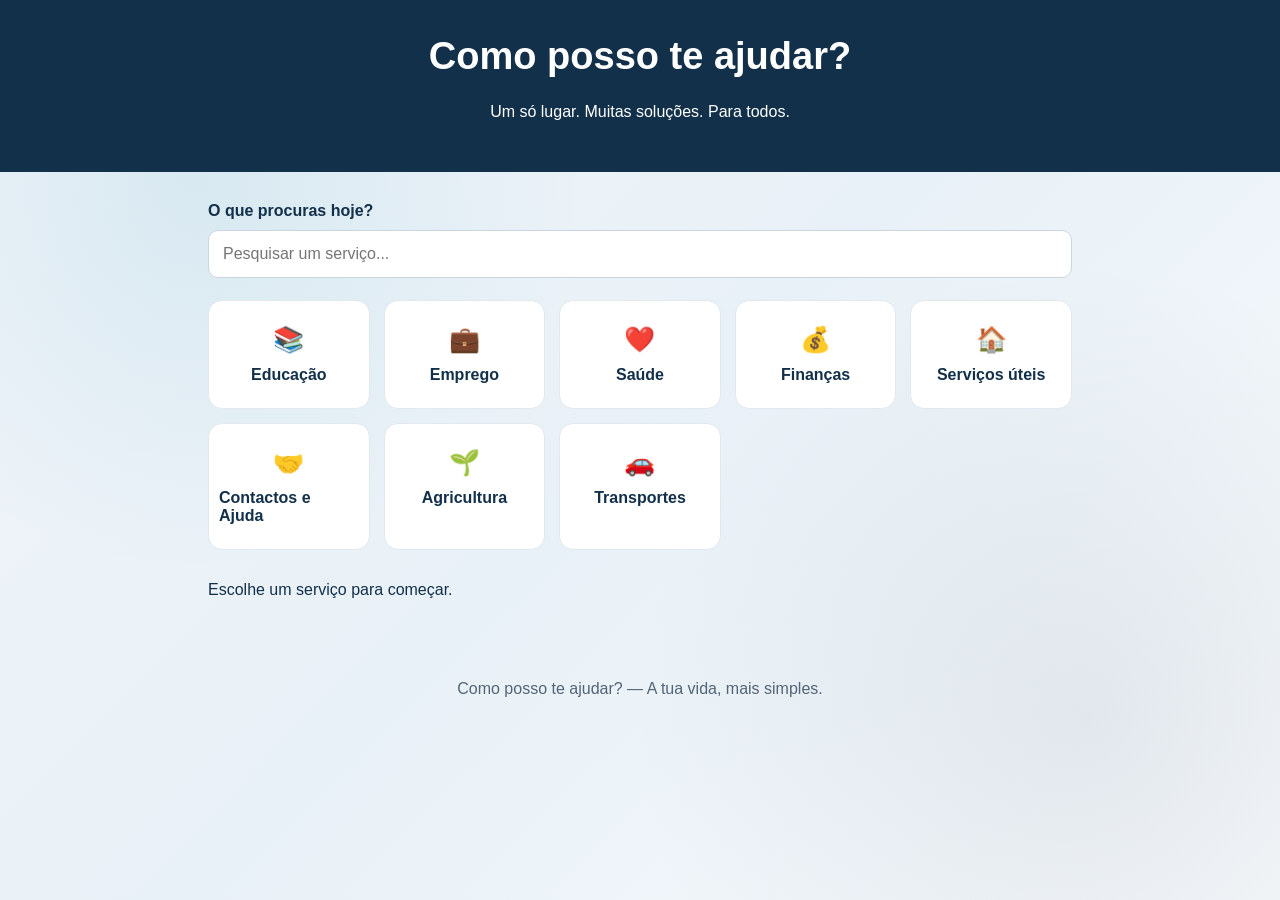
<file: index.html>
<!DOCTYPE html>
<html lang="pt">
<head>
    
<link rel="manifest" href="./manifest.json">
<meta name="theme-color" content="#12304a">

    <meta charset="UTF-8">
    <meta name="viewport" content="width=device-width, initial-scale=1.0">
    <title>Como posso te ajudar?</title>
    <link rel="stylesheet" href="src/style.css">
    <link rel="icon" href="data:,">
    <script src="src/app.js" defer></script>
</head>
<body>
    <header class="cabecalho">
        <h1>Como posso te ajudar?</h1>
        <p>Um só lugar. Muitas soluções. Para todos.</p>
    </header>

    <main>
        <label for="pesquisa">O que procuras hoje?</label>
        <input id="pesquisa" type="search"
               placeholder="Pesquisar um serviço...">

        <section class="servicos" id="servicos">
            <a class="servico" href="src/educacao.html" data-nome="educação">
                📚 <span>Educação</span>
            </a>

            <a class="servico" href="src/emprego.html" data-nome="emprego">
                💼 <span>Emprego</span>
            </a>

            <a class="servico" href="src/saude.html" data-nome="saúde">
                ❤️ <span>Saúde</span>
            </a>

            <a class="servico" href="src/financas.html" data-nome="finanças">
                💰 <span>Finanças</span>
            </a>

            <a class="servico" href="src/servicos.html" data-nome="serviços úteis água eletricidade transportes">
                🏠 <span>Serviços úteis</span>
            </a>

            <a class="servico" href="src/ajuda.html" data-nome="comunidade ajuda contactos apoio">
                🤝 <span>Contactos e Ajuda</span>
            </a>

            <a class="servico" href="src/servicos.html" data-nome="agricultura">
                🌱 <span>Agricultura</span>
            </a>

            <a class="servico" href="src/servicos.html" data-nome="transportes">
                🚗 <span>Transportes</span>
            </a>
        </section>

        <p id="mensagem" role="status">
            Escolhe um serviço para começar.
        </p>
    </main>

    <footer>
        <p>Como posso te ajudar? — A tua vida, mais simples.</p>
    </footer>
</body>
</html>
</file>
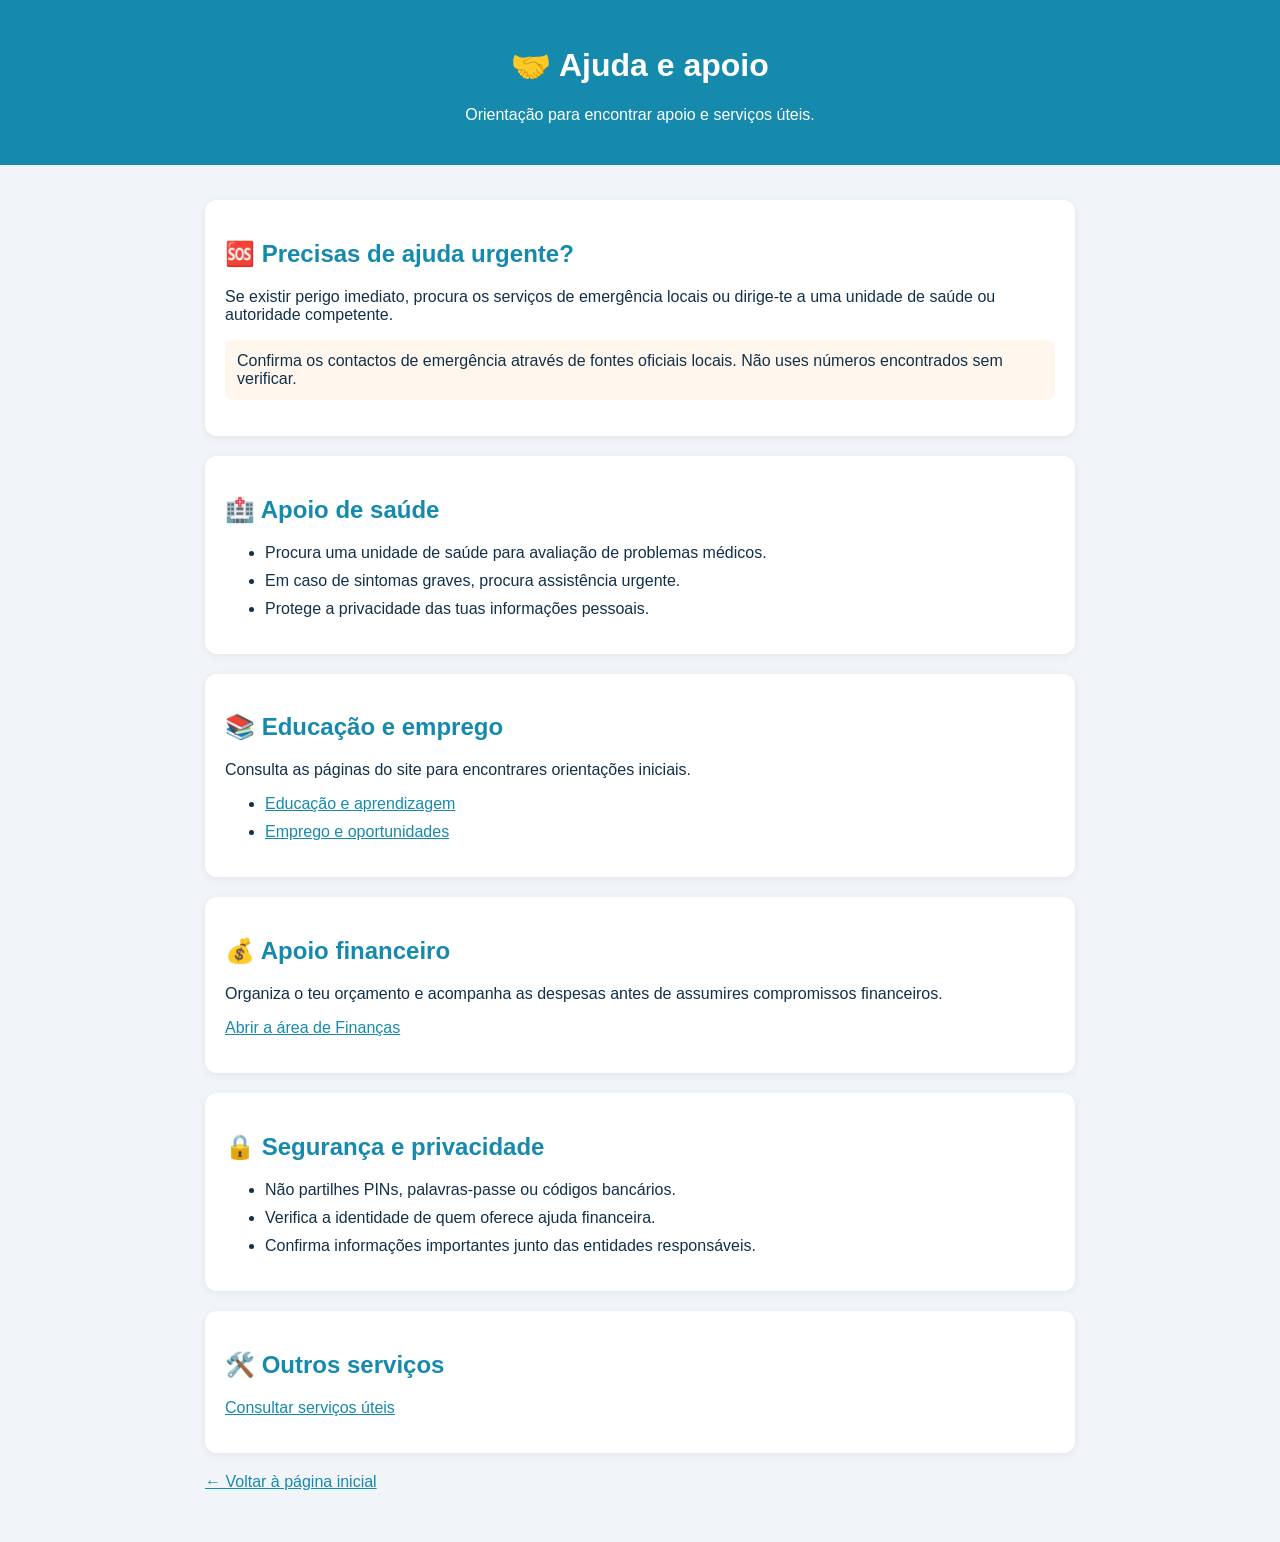
<file: src/ajuda.html>
<!DOCTYPE html>
<html lang="pt">
<head>
    <meta charset="UTF-8">
    <meta name="viewport" content="width=device-width, initial-scale=1.0">
    <title>Ajuda | ComoPossoAjudar</title>
    <link rel="icon" href="data:,">
    <style>
        * { box-sizing: border-box; }
        body {
            margin: 0;
            font-family: Arial, sans-serif;
            background: #f1f5f9;
            color: #12304a;
        }
        header {
            background: #168aad;
            color: white;
            text-align: center;
            padding: 25px 15px;
        }
        main {
            max-width: 900px;
            margin: 20px auto;
            padding: 15px;
        }
        section {
            background: white;
            padding: 20px;
            margin-bottom: 20px;
            border-radius: 12px;
            box-shadow: 0 2px 8px #00000010;
        }
        h2 { color: #168aad; }
        li { margin-bottom: 10px; }
        a { color: #168aad; }
        .aviso {
            background: #fff7ed;
            padding: 12px;
            border-radius: 8px;
        }
    </style>
</head>
<body>
    <header>
        <h1>🤝 Ajuda e apoio</h1>
        <p>Orientação para encontrar apoio e serviços úteis.</p>
    </header>

    <main>
        <section>
            <h2>🆘 Precisas de ajuda urgente?</h2>
            <p>Se existir perigo imediato, procura os serviços de emergência locais ou dirige-te a uma unidade de saúde ou autoridade competente.</p>
            <p class="aviso">Confirma os contactos de emergência através de fontes oficiais locais. Não uses números encontrados sem verificar.</p>
        </section>

        <section>
            <h2>🏥 Apoio de saúde</h2>
            <ul>
                <li>Procura uma unidade de saúde para avaliação de problemas médicos.</li>
                <li>Em caso de sintomas graves, procura assistência urgente.</li>
                <li>Protege a privacidade das tuas informações pessoais.</li>
            </ul>
        </section>

        <section>
            <h2>📚 Educação e emprego</h2>
            <p>Consulta as páginas do site para encontrares orientações iniciais.</p>
            <ul>
                <li><a href="educacao.html">Educação e aprendizagem</a></li>
                <li><a href="emprego.html">Emprego e oportunidades</a></li>
            </ul>
        </section>

        <section>
            <h2>💰 Apoio financeiro</h2>
            <p>Organiza o teu orçamento e acompanha as despesas antes de assumires compromissos financeiros.</p>
            <p><a href="financas.html">Abrir a área de Finanças</a></p>
        </section>

        <section>
            <h2>🔒 Segurança e privacidade</h2>
            <ul>
                <li>Não partilhes PINs, palavras-passe ou códigos bancários.</li>
                <li>Verifica a identidade de quem oferece ajuda financeira.</li>
                <li>Confirma informações importantes junto das entidades responsáveis.</li>
            </ul>
        </section>

        <section>
            <h2>🛠️ Outros serviços</h2>
            <p><a href="servicos.html">Consultar serviços úteis</a></p>
        </section>

        <p><a href="../index.html">← Voltar à página inicial</a></p>
    </main>
</body>
</html>
</file>
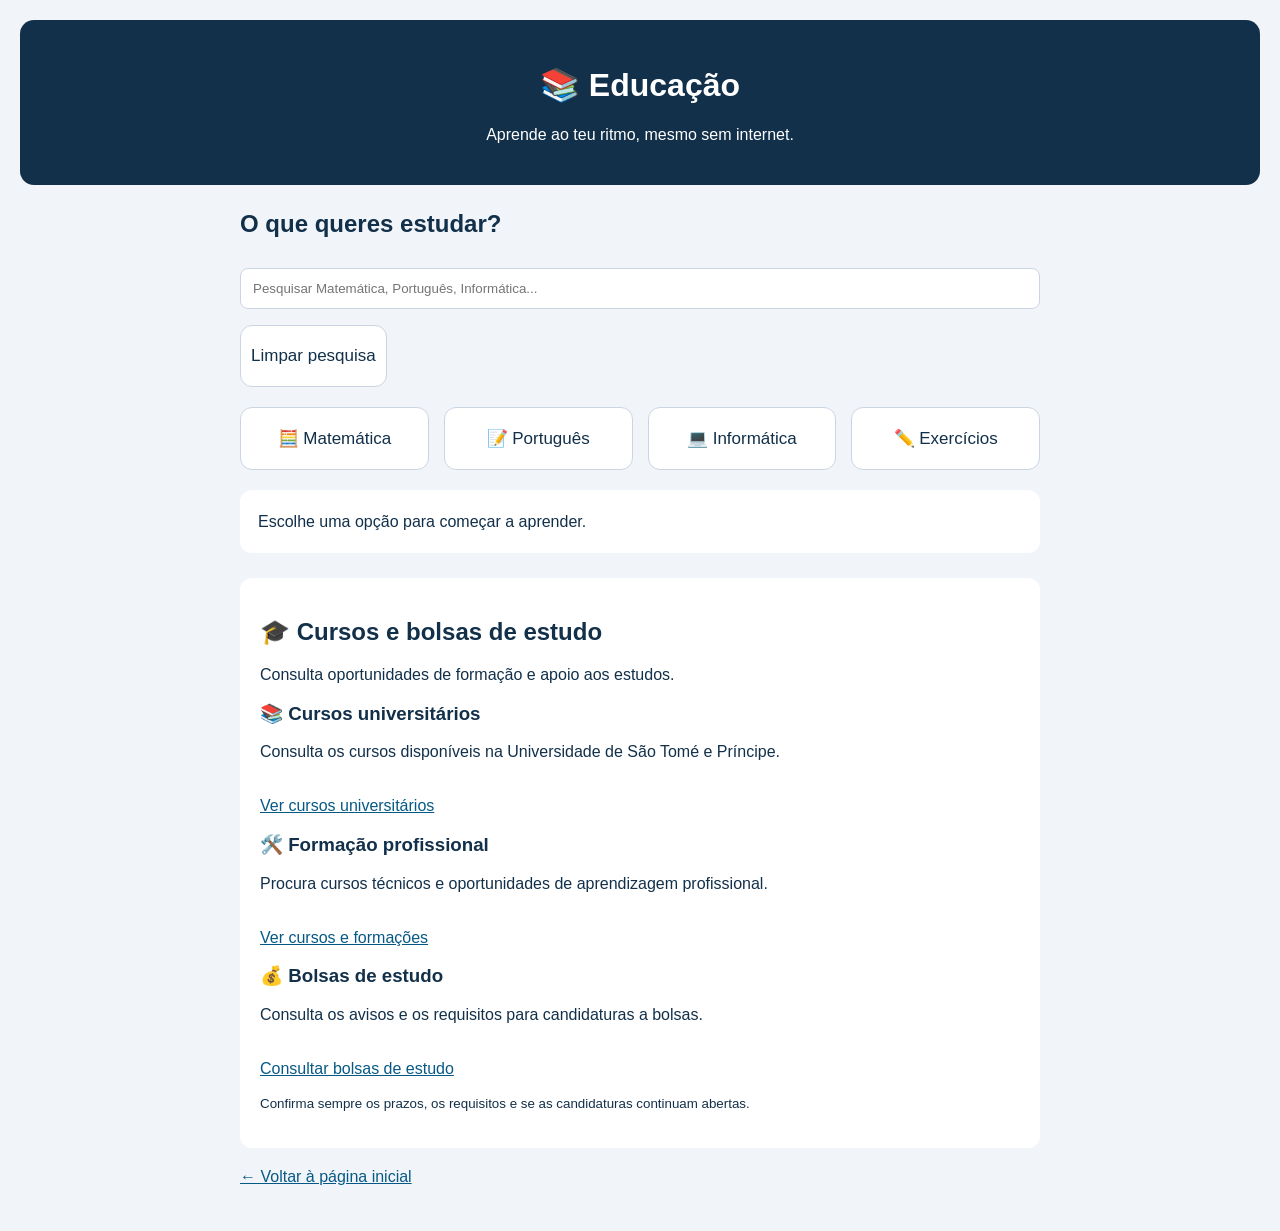
<file: src/educacao.html>
<!DOCTYPE html>
<html lang="pt">
<head>
    <meta charset="UTF-8">
    <meta name="viewport" content="width=device-width, initial-scale=1.0">
    <title>Educação | Como posso te ajudar?</title>
    <link rel="icon" href="data:,">
    <style>
        * {
            box-sizing: border-box;
        }

        body {
            margin: 0;
            padding: 20px;
            font-family: Arial, sans-serif;
            background: #f1f5f9;
            color: #12304a;
        }

        header {
            background: #12304a;
            color: white;
            padding: 25px;
            text-align: center;
            border-radius: 14px;
        }

        main {
            max-width: 800px;
            margin: 25px auto;
        }

        .opcoes {
            display: grid;
            grid-template-columns: repeat(auto-fit, minmax(150px, 1fr));
            gap: 15px;
            margin-top: 20px;
        }

        button {
            padding: 20px 10px;
            background: white;
            border: 1px solid #cbd5e1;
            border-radius: 12px;
            color: #12304a;
            font-size: 17px;
            cursor: pointer;
        }

        button:hover {
            background: #e0f2fe;
        }

        #resultado {
            margin-top: 20px;
            padding: 18px;
            background: white;
            border-radius: 12px;
            line-height: 1.7;
        }

        a {
            display: inline-block;
            margin-top: 20px;
            color: #075985;
        }
    </style>
</head>
<body>
    <header>
        <h1>📚 Educação</h1>
        <p>Aprende ao teu ritmo, mesmo sem internet.</p>
    </header>

    <main>
        <h2>O que queres estudar?</h2>
<input
    type="search"
    id="pesquisaEducacao"
    placeholder="Pesquisar Matemática, Português, Informática..."
    style="width:100%; padding:12px; margin-top:10px;
           border:1px solid #cbd5e1; border-radius:8px;"
>

<p id="mensagemEducacao"></p>
<button type="button" id="limparPesquisaEducacao">
    Limpar pesquisa
</button>
        <div class="opcoes">
            <button onclick="mostrar('matematica')">
                🧮 Matemática
            </button>

            <button onclick="mostrar('portugues')">
                📝 Português
            </button>

            <button onclick="mostrar('informatica')">
                💻 Informática
            </button>

            <button onclick="mostrar('exercicios')">
                ✏️ Exercícios
            </button>
        </div>

        <section id="resultado" aria-live="polite">
            Escolhe uma opção para começar a aprender.
        </section>
<section style="background:white; padding:20px; margin-top:25px; border-radius:12px;">
    <h2>🎓 Cursos e bolsas de estudo</h2>

    <p>Consulta oportunidades de formação e apoio aos estudos.</p>

    <h3>📚 Cursos universitários</h3>
    <p>Consulta os cursos disponíveis na Universidade de São Tomé e Príncipe.</p>
    <a href="https://ustp.gov.st/ensino/ofertas-formativas" target="_blank" rel="noopener noreferrer">
        Ver cursos universitários
    </a>

    <h3>🛠️ Formação profissional</h3>
    <p>Procura cursos técnicos e oportunidades de aprendizagem profissional.</p>
    <a href="https://www.kezir.st/announcements?category=Educa%C3%A7%C3%A3o+%26+Forma%C3%A7%C3%A3o&sort=newest" target="_blank" rel="noopener noreferrer">
        Ver cursos e formações
    </a>

    <h3>💰 Bolsas de estudo</h3>
    <p>Consulta os avisos e os requisitos para candidaturas a bolsas.</p>
    <a href="https://baue.kezir.st/p/des" target="_blank" rel="noopener noreferrer">
        Consultar bolsas de estudo
    </a>

    <p><small>Confirma sempre os prazos, os requisitos e se as candidaturas continuam abertas.</small></p>
</section>
        <a href="../index.html">← Voltar à página inicial</a>
    </main>

    <script>
        function mostrar(opcao) {
            const resultado = document.getElementById("resultado");

            const conteudos = {
                matematica: `
                    <h2>Matemática</h2>
                    <p>Começa por estes assuntos:</p>
                    <ul>
                        <li>Operações básicas</li>
                        <li>Frações</li>
                        <li>Equações</li>
                        <li>Funções matemáticas</li>
                    </ul>
                    <p>Escolhe um assunto e pratica regularmente.</p>
                `,

                portugues: `
                    <h2>Português</h2>
                    <ul>
                        <li>Gramática</li>
                        <li>Ortografia</li>
                        <li>Leitura e interpretação</li>
                        <li>Escrita de textos</li>
                    </ul>
                `,

                informatica: `
                    <h2>Informática</h2>
                    <ul>
                        <li>Componentes do computador</li>
                        <li>Algoritmos</li>
                        <li>Programação</li>
                        <li>HTML, CSS e JavaScript</li>
                    </ul>
                `,

                exercicios: `
                    
<h2>Exercícios de Matemática</h2>

<h3>Exercício 1 — Equação simples</h3>
<p>Resolve: <strong>x + 5 = 12</strong></p>
<p>Qual é o valor de x?</p>
<input id="resposta1" type="number" placeholder="A tua resposta">
<button onclick="verificar1()">Verificar</button>
<p id="correcao1"></p>

<hr>

<h3>Exercício 2 — Multiplicação</h3>
<p>Resolve: <strong>3 × x = 18</strong></p>
<p>Qual é o valor de x?</p>
<input id="resposta2" type="number" placeholder="A tua resposta">
<button onclick="verificar2()">Verificar</button>
<p id="correcao2"></p>

<hr>

<h3>Exercício 3 — Adição</h3>
<p>Resolve: <strong>x + 8 = 20</strong></p>
<p>Qual é o valor de x?</p>
<input id="resposta3" type="number" placeholder="A tua resposta">
<button onclick="verificar3()">Verificar</button>
<p id="correcao3"></p>

                `
            };

            resultado.innerHTML = conteudos[opcao];
        }

function verificar1() {
    const resposta = document.getElementById("resposta1").value;
    const correcao = document.getElementById("correcao1");

    if (resposta.trim() === "") {
        correcao.textContent = "Escreve uma resposta primeiro.";
    } else if (Number(resposta) === 7) {
        correcao.textContent = "Correto! x = 12 - 5 = 7. Muito bem!";
    } else {
        correcao.textContent = "Tenta novamente. Subtrai 5 aos dois lados.";
    }
}

function verificar2() {
    const resposta = document.getElementById("resposta2").value;
    const correcao = document.getElementById("correcao2");

    if (resposta.trim() === "") {
        correcao.textContent = "Escreve uma resposta primeiro.";
    } else if (Number(resposta) === 6) {
        correcao.textContent = "Correto! x = 18 ÷ 3 = 6. Muito bem!";
    } else {
        correcao.textContent = "Tenta novamente. Divide 18 por 3.";
    }
}

function verificar3() {
    const resposta = document.getElementById("resposta3").value;
    const correcao = document.getElementById("correcao3");

    if (resposta.trim() === "") {
        correcao.textContent = "Escreve uma resposta primeiro.";
    } else if (Number(resposta) === 12) {
        correcao.textContent = "Correto! x = 20 - 8 = 12. Muito bem!";
    } else {
        correcao.textContent = "Tenta novamente. Subtrai 8 aos dois lados.";
    }
}
const pesquisaEducacao = document.getElementById("pesquisaEducacao");
const mensagemEducacao = document.getElementById("mensagemEducacao");
const botoesEstudo = document.querySelectorAll(".opcoes button");

pesquisaEducacao.addEventListener("input", function () {
    const texto = pesquisaEducacao.value.trim().toLocaleLowerCase("pt");
    let encontrados = 0;

    botoesEstudo.forEach(function (botao) {
        const corresponde = botao.textContent
            .toLocaleLowerCase("pt")
            .includes(texto);

        botao.hidden = !corresponde;

        if (corresponde) {
            encontrados++;
        }
    });

    mensagemEducacao.textContent = texto === ""
        ? ""
        : encontrados + " opção(ões) encontrada(s).";
});document.getElementById("limparPesquisaEducacao")
    .addEventListener("click", function () {
        pesquisaEducacao.value = "";
        mensagemEducacao.textContent = "";

        botoesEstudo.forEach(function (botao) {
            botao.hidden = false;
        });
    });
    </script>
        
</body>
</html>
</file>
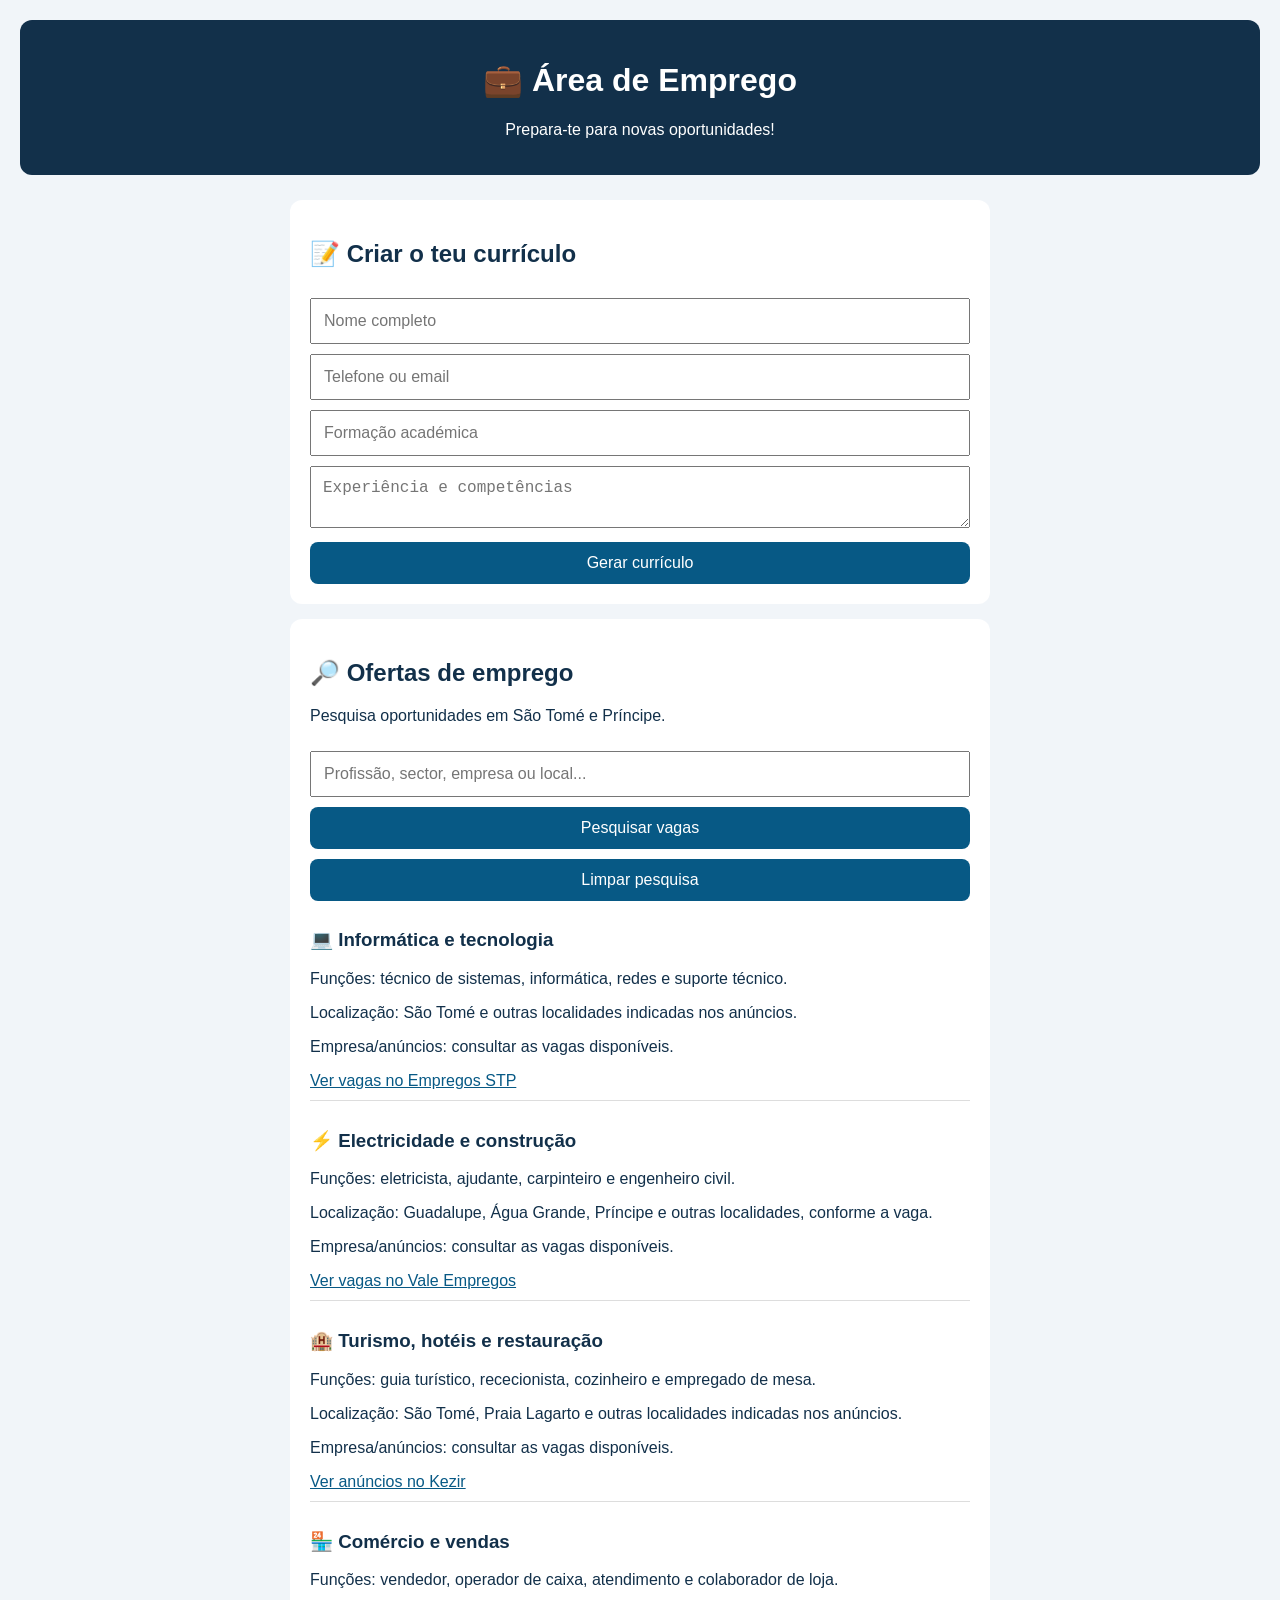
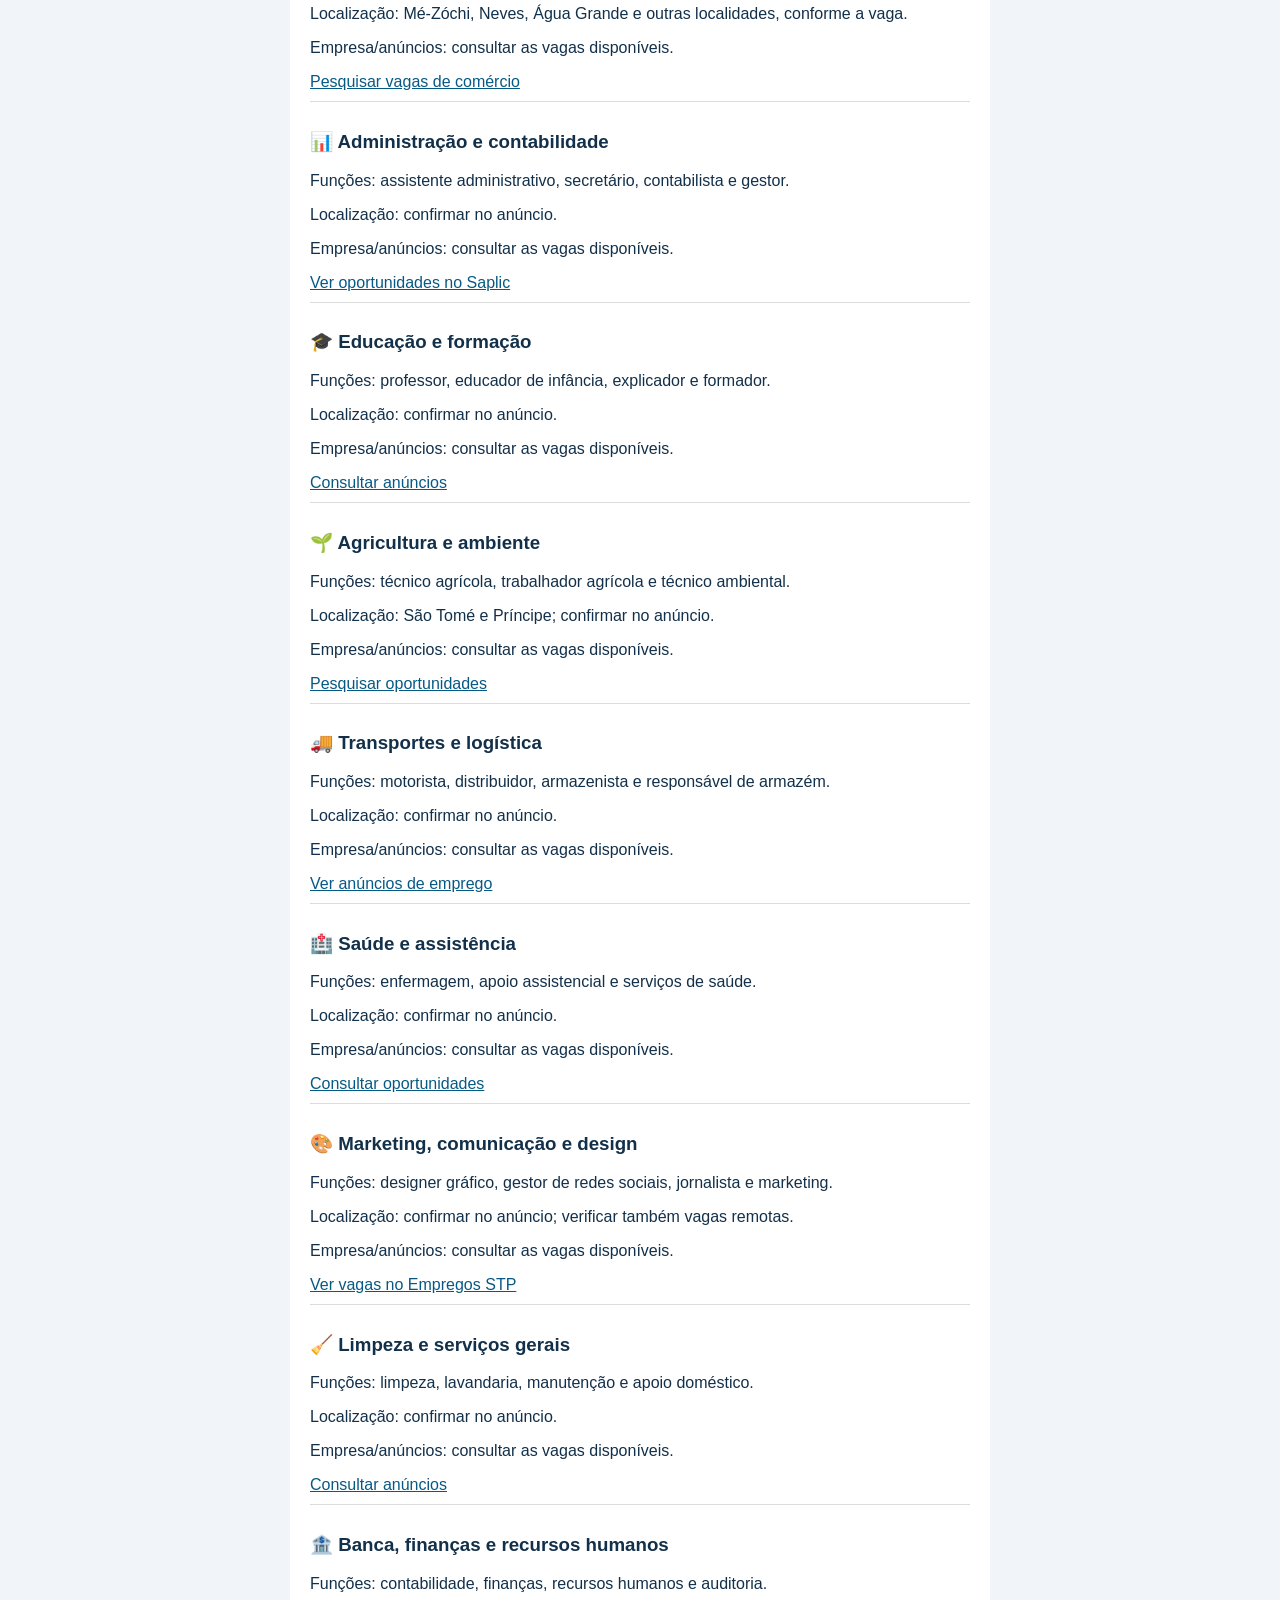
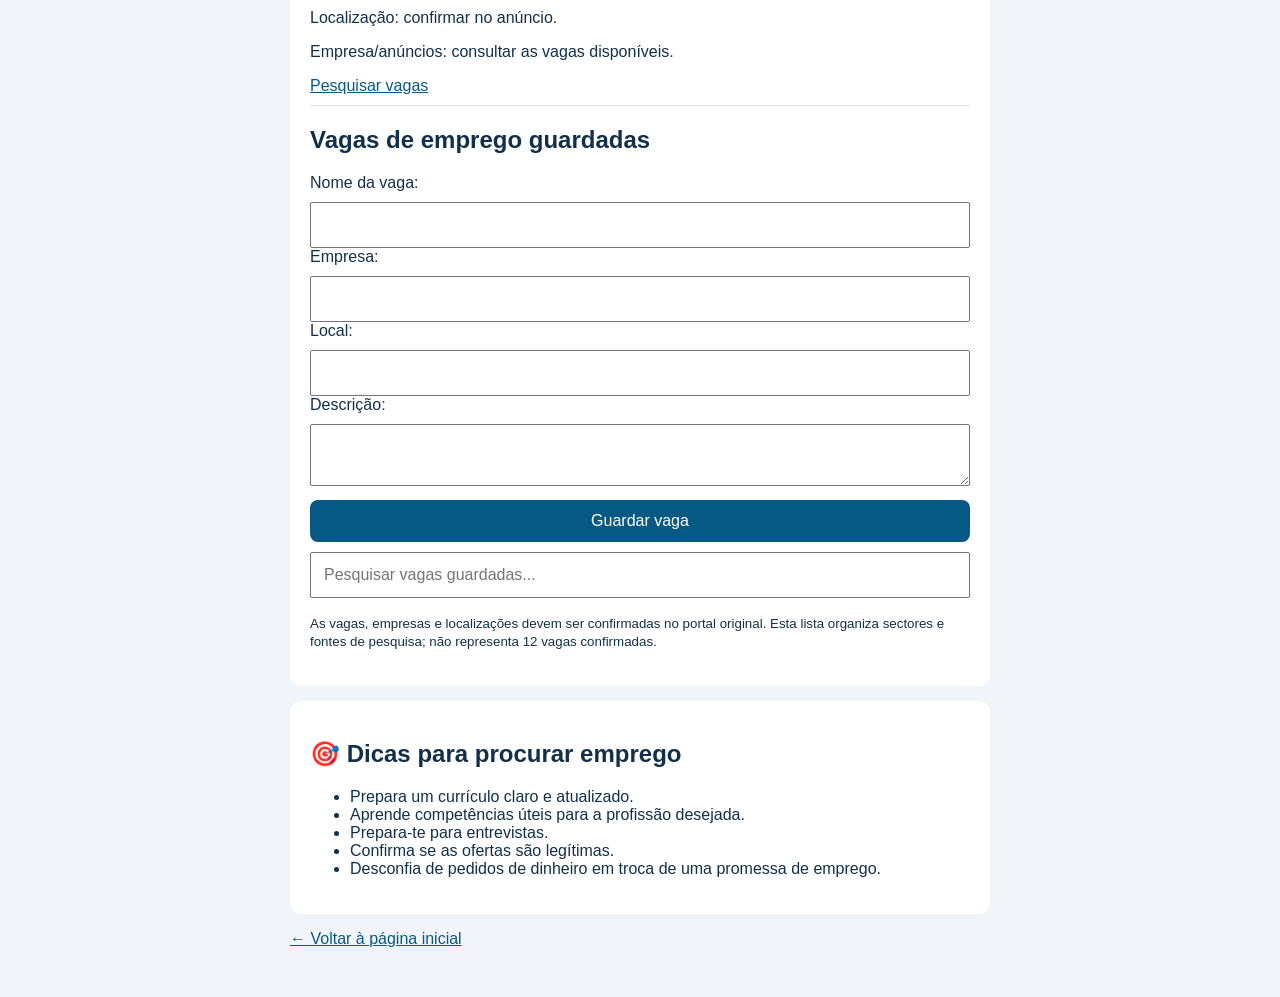
<file: src/emprego.html>
<!DOCTYPE html>
<html lang="pt">
<head>
    <meta charset="UTF-8">
    <meta name="viewport" content="width=device-width, initial-scale=1.0">
    <title>Emprego | Como posso te ajudar?</title>
    <style>
        body {
            font-family: Arial, sans-serif;
            background: #f1f5f9;
            color: #12304a;
            margin: 0;
            padding: 20px;
        }
        header {
       background: #12304a;
            color: white;
            padding: 20px;
            text-align: center;
            border-radius: 12px;
        }
        main {
            max-width: 700px;
            margin: 25px auto;
        }
        section {
            background: white;
            padding: 20px;
            margin-bottom: 15px;
            border-radius: 12px;
        }
        input, textarea, button {
            width: 100%;
            box-sizing: border-box;
            padding: 12px;
            margin-top: 10px;
            font-size: 16px;
        }
        button {
            background: #075985;
            color: white;
            border: none;
            border-radius: 8px;
            cursor: pointer;
        }
        a { color: #075985; }
        article {
            border-bottom: 1px solid #ddd;
            padding: 10px 0;
        }
    </style>
</head>
<body>
    <header>
        <h1>💼 Área de Emprego</h1>
        <p>Prepara-te para novas oportunidades!</p>
    </header>

    <main>
        <section>
            <h2>📝 Criar o teu currículo</h2>
            <input id="nome" placeholder="Nome completo">
            <input id="contacto" placeholder="Telefone ou email">
            <input id="formacao" placeholder="Formação académica">
            <textarea id="experiencia" placeholder="Experiência e competências"></textarea>
            <button onclick="criarCV()">Gerar currículo</button>
        </section>

        
<section>
    <h2>🔎 Ofertas de emprego</h2>
    <p>Pesquisa oportunidades em São Tomé e Príncipe.</p>

    <input id="pesquisaEmprego" type="search"
           placeholder="Profissão, sector, empresa ou local...">
<button type="button" onclick="pesquisarEmpregos()">
    Pesquisar vagas
</button>
<button type="button" onclick="limparPesquisaEmprego()">
    Limpar pesquisa
</button>
    <div id="ofertas">
        <article>
            <h3>💻 Informática e tecnologia</h3>
            <p>Funções: técnico de sistemas, informática, redes e suporte técnico.</p>
            <p>Localização: São Tomé e outras localidades indicadas nos anúncios.</p>
            <p>Empresa/anúncios: consultar as vagas disponíveis.</p>
            <a href="https://empregostp.com/vagas" target="_blank" rel="noopener">Ver vagas no Empregos STP</a>
        </article>

        <article>
            <h3>⚡ Electricidade e construção</h3>
            <p>Funções: eletricista, ajudante, carpinteiro e engenheiro civil.</p>
            <p>Localização: Guadalupe, Água Grande, Príncipe e outras localidades, conforme a vaga.</p>
            <p>Empresa/anúncios: consultar as vagas disponíveis.</p>
            <a href="https://valeemprego.com/vagas/" target="_blank" rel="noopener">Ver vagas no Vale Empregos</a>
        </article>

        <article>
            <h3>🏨 Turismo, hotéis e restauração</h3>
            <p>Funções: guia turístico, rececionista, cozinheiro e empregado de mesa.</p>
            <p>Localização: São Tomé, Praia Lagarto e outras localidades indicadas nos anúncios.</p>
            <p>Empresa/anúncios: consultar as vagas disponíveis.</p>
            <a href="https://kezir.st/announcements?category=Emprego" target="_blank" rel="noopener">Ver anúncios no Kezir</a>
        </article>

        <article>
            <h3>🏪 Comércio e vendas</h3>
            <p>Funções: vendedor, operador de caixa, atendimento e colaborador de loja.</p>
            <p>Localização: Mé-Zóchi, Neves, Água Grande e outras localidades, conforme a vaga.</p>
            <p>Empresa/anúncios: consultar as vagas disponíveis.</p>
            <a href="https://valeemprego.com/vagas/" target="_blank" rel="noopener">Pesquisar vagas de comércio</a>
        </article>

        <article>
            <h3>📊 Administração e contabilidade</h3>
            <p>Funções: assistente administrativo, secretário, contabilista e gestor.</p>
            <p>Localização: confirmar no anúncio.</p>
            <p>Empresa/anúncios: consultar as vagas disponíveis.</p>
            <a href="https://saplic.com/st" target="_blank" rel="noopener">Ver oportunidades no Saplic</a>
        </article>

        <article>
            <h3>🎓 Educação e formação</h3>
            <p>Funções: professor, educador de infância, explicador e formador.</p>
            <p>Localização: confirmar no anúncio.</p>
            <p>Empresa/anúncios: consultar as vagas disponíveis.</p>
            <a href="https://kezir.st/announcements?category=Emprego" target="_blank" rel="noopener">Consultar anúncios</a>
        </article>

        <article>
            <h3>🌱 Agricultura e ambiente</h3>
            <p>Funções: técnico agrícola, trabalhador agrícola e técnico ambiental.</p>
            <p>Localização: São Tomé e Príncipe; confirmar no anúncio.</p>
            <p>Empresa/anúncios: consultar as vagas disponíveis.</p>
            <a href="https://valeemprego.com/vagas/" target="_blank" rel="noopener">Pesquisar oportunidades</a>
        </article>

        <article>
            <h3>🚚 Transportes e logística</h3>
            <p>Funções: motorista, distribuidor, armazenista e responsável de armazém.</p>
            <p>Localização: confirmar no anúncio.</p>
            <p>Empresa/anúncios: consultar as vagas disponíveis.</p>
            <a href="https://kezir.st/announcements?category=Emprego" target="_blank" rel="noopener">Ver anúncios de emprego</a>
        </article>

        <article>
            <h3>🏥 Saúde e assistência</h3>
            <p>Funções: enfermagem, apoio assistencial e serviços de saúde.</p>
            <p>Localização: confirmar no anúncio.</p>
            <p>Empresa/anúncios: consultar as vagas disponíveis.</p>
            <a href="https://saplic.com/st" target="_blank" rel="noopener">Consultar oportunidades</a>
        </article>

        <article>
            <h3>🎨 Marketing, comunicação e design</h3>
            <p>Funções: designer gráfico, gestor de redes sociais, jornalista e marketing.</p>
            <p>Localização: confirmar no anúncio; verificar também vagas remotas.</p>
            <p>Empresa/anúncios: consultar as vagas disponíveis.</p>
            <a href="https://empregostp.com/vagas" target="_blank" rel="noopener">Ver vagas no Empregos STP</a>
        </article>

        <article>
            <h3>🧹 Limpeza e serviços gerais</h3>
            <p>Funções: limpeza, lavandaria, manutenção e apoio doméstico.</p>
            <p>Localização: confirmar no anúncio.</p>
            <p>Empresa/anúncios: consultar as vagas disponíveis.</p>
            <a href="https://kezir.st/announcements?category=Emprego" target="_blank" rel="noopener">Consultar anúncios</a>
        </article>

        <article>
            <h3>🏦 Banca, finanças e recursos humanos</h3>
            <p>Funções: contabilidade, finanças, recursos humanos e auditoria.</p>
            <p>Localização: confirmar no anúncio.</p>
            <p>Empresa/anúncios: consultar as vagas disponíveis.</p>
            <a href="https://valeemprego.com/vagas/" target="_blank" rel="noopener">Pesquisar vagas</a>
        </article>
    </div>

<h2>Vagas de emprego guardadas</h2>

<form id="formVaga">
  <label for="tituloVaga">Nome da vaga:</label>
  <input type="text" id="tituloVaga" required>

  <label for="empresaVaga">Empresa:</label>
  <input type="text" id="empresaVaga" required>

  <label for="localVaga">Local:</label>
  <input type="text" id="localVaga" required>

  <label for="descricaoVaga">Descrição:</label>
  <textarea id="descricaoVaga" required></textarea>

  <button type="submit">Guardar vaga</button>
</form>


<input
  type="text"
  id="pesquisaVagasGuardadas"
  placeholder="Pesquisar vagas guardadas..."
>

<div id="vagasGuardadas"></div>


    <p id="resultadoPesquisa" role="status"></p>
    <p><small>As vagas, empresas e localizações devem ser confirmadas no portal original. Esta lista organiza sectores e fontes de pesquisa; não representa 12 vagas confirmadas.</small></p>
</section>


        <section>
            <h2>🎯 Dicas para procurar emprego</h2>
            <ul>
                <li>Prepara um currículo claro e atualizado.</li>
                <li>Aprende competências úteis para a profissão desejada.</li>
                <li>Prepara-te para entrevistas.</li>
                <li>Confirma se as ofertas são legítimas.</li>
                <li>Desconfia de pedidos de dinheiro em troca de uma promessa de emprego.</li>
            </ul>
        </section>

        <p><a href="../index.html">← Voltar à página inicial</a></p>
    </main>

    <script>
        function criarCV() {
            const nome = document.getElementById("nome").value.trim();
            const contacto = document.getElementById("contacto").value.trim();
            const formacao = document.getElementById("formacao").value.trim();
            const experiencia = document.getElementById("experiencia").value.trim();

            if (!nome || !contacto || !formacao) {
                alert("Preenche o nome, contacto e formação.");
                return;
            }

            const texto =
                "CURRÍCULO\n\n" +
                "Nome: " + nome + "\n" +
                "Contacto: " + contacto + "\n" +
                "Formação: " + formacao + "\n" +
                "Experiência e competências: " + experiencia;

            const ficheiro = new Blob([texto], {
                type: "text/plain;charset=utf-8"
            });
            const url = URL.createObjectURL(ficheiro);
            const link = document.createElement("a");
            link.href = url;
            link.download = "meu-curriculo.txt";
            link.click();
            setTimeout(function () {
                URL.revokeObjectURL(url);
            }, 1000);
        }

        
function pesquisarEmpregos() {
    const campo = document.getElementById("pesquisaEmprego");
    const pesquisa = campo.value.trim().toLocaleLowerCase("pt");
    const ofertas = document.querySelectorAll("#ofertas article");
    const resultado = document.getElementById("resultadoPesquisa");
    let encontrados = 0;

    ofertas.forEach(function (oferta) {
        const corresponde = oferta.textContent
            .toLocaleLowerCase("pt")
            .includes(pesquisa);

        oferta.style.display = corresponde ? "block" : "none";

        if (corresponde) encontrados++;
    });

    resultado.textContent = encontrados + " sector(es) encontrado(s).";
}

function limparPesquisaEmprego() {
    document.getElementById("pesquisaEmprego").value = "";

    document.querySelectorAll("#ofertas article").forEach(function (oferta) {
        oferta.style.display = "block";
    });

    document.getElementById("resultadoPesquisa").textContent = "";
}
document.getElementById("pesquisaEmprego")
    .addEventListener("input", pesquisarEmpregos);

    </script>
    
<script>
const formVaga = document.getElementById("formVaga");
const listaVagas = document.getElementById("vagasGuardadas");

let vagas = JSON.parse(
  localStorage.getItem("vagasEmpregoComoPossoAjudar") || "[]"
);

function mostrarVagas() {
  listaVagas.replaceChildren();

  const pesquisa = document.getElementById("pesquisaVagasGuardadas").value.toLowerCase();

vagas.filter(vaga =>
  (vaga.titulo + " " + vaga.empresa + " " + vaga.local + " " + vaga.descricao)
    .toLowerCase().includes(pesquisa)
).forEach((vaga) => {
    const cartao = document.createElement("article");
    const titulo = document.createElement("h3");
    const empresa = document.createElement("p");
    const local = document.createElement("p");
    const descricao = document.createElement("p");
    const apagar = document.createElement("button");

    titulo.textContent = vaga.titulo;
    empresa.textContent = "Empresa: " + vaga.empresa;
    local.textContent = "Local: " + vaga.local;
    descricao.textContent = vaga.descricao;
    apagar.textContent = "Apagar vaga";

    apagar.addEventListener("click", () => {
        const indice = vagas.indexOf(vaga);
      vagas.splice(indice, 1);
      localStorage.setItem(
        "vagasEmpregoComoPossoAjudar",
        JSON.stringify(vagas)
      );
      mostrarVagas();
    });

    cartao.append(titulo, empresa, local, descricao, apagar);
    listaVagas.appendChild(cartao);
  });
}
document
  .getElementById("pesquisaVagasGuardadas")
  .addEventListener("input", mostrarVagas);
formVaga.addEventListener("submit", (evento) => {
  evento.preventDefault();

  vagas.push({
    titulo: document.getElementById("tituloVaga").value.trim(),
    empresa: document.getElementById("empresaVaga").value.trim(),
    local: document.getElementById("localVaga").value.trim(),
    descricao: document.getElementById("descricaoVaga").value.trim()
  });

  localStorage.setItem(
    "vagasEmpregoComoPossoAjudar",
    JSON.stringify(vagas)
  );

  formVaga.reset();
  mostrarVagas();
});

mostrarVagas();
</script>

</body>
</html>
</file>
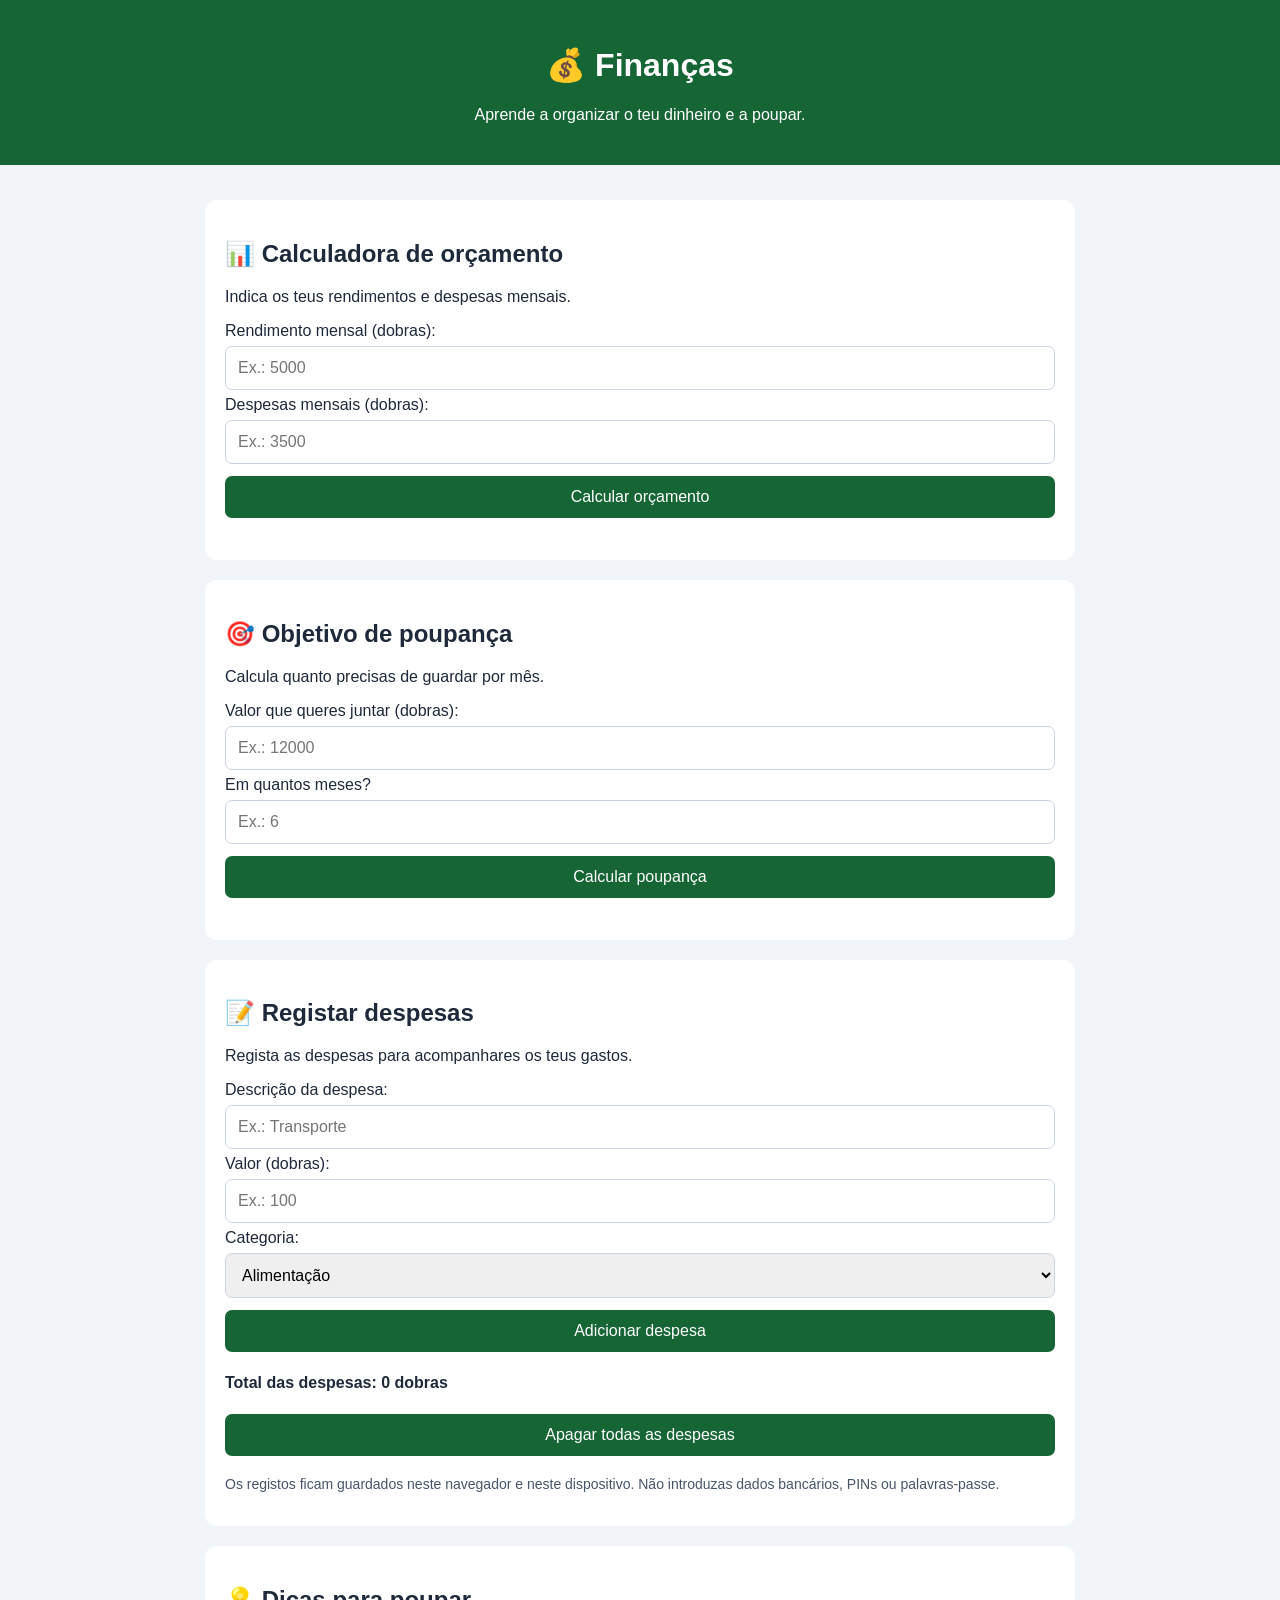
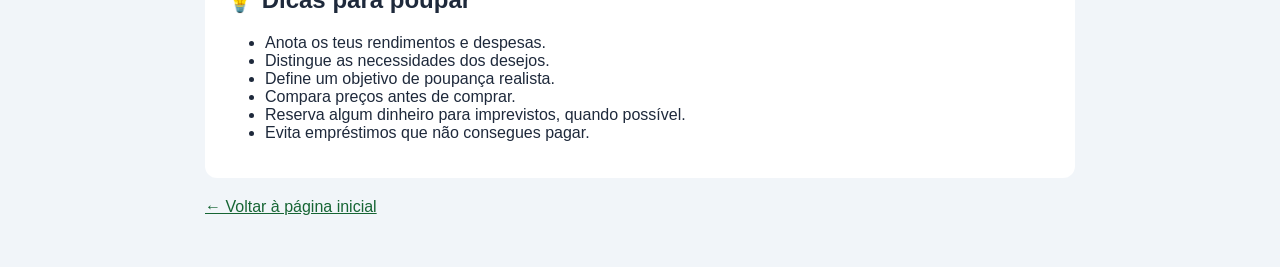
<file: src/financas.html>
<!DOCTYPE html>
<html lang="pt">
<head>
    <meta charset="UTF-8">
    <meta name="viewport" content="width=device-width, initial-scale=1.0">
    <title>Finanças | ComoPossoAjudar</title>
    <link rel="icon" href="data:,">

    <style>
        * {
            box-sizing: border-box;
        }

        body {
            margin: 0;
            font-family: Arial, sans-serif;
            background: #f1f5f9;
            color: #1e293b;
        }

        header {
            background: #166534;
            color: white;
            text-align: center;
            padding: 25px 15px;
        }

        main {
            max-width: 900px;
            margin: 20px auto;
            padding: 15px;
        }

        section {
            background: white;
            padding: 20px;
            margin-bottom: 20px;
            border-radius: 12px;
        }

        input, select, button {
            width: 100%;
            padding: 12px;
            margin: 6px 0;
            border: 1px solid #cbd5e1;
            border-radius: 7px;
            font-size: 16px;
        }

        button {
            background: #166534;
            color: white;
            border: none;
            cursor: pointer;
        }

        button:hover {
            background: #14532d;
        }

        .resultado {
            font-weight: bold;
            overflow-wrap: anywhere;
        }

        .aviso {
            font-size: 14px;
            color: #475569;
        }

        a {
            color: #166534;
        }
    </style>
</head>

<body>
    <header>
        <h1>💰 Finanças</h1>
        <p>Aprende a organizar o teu dinheiro e a poupar.</p>
    </header>

    <main>
        <section>
            <h2>📊 Calculadora de orçamento</h2>
            <p>Indica os teus rendimentos e despesas mensais.</p>

            <label for="rendimento">Rendimento mensal (dobras):</label>
            <input type="number" id="rendimento" min="0" step="any"
                placeholder="Ex.: 5000">

            <label for="despesas">Despesas mensais (dobras):</label>
            <input type="number" id="despesas" min="0" step="any"
                placeholder="Ex.: 3500">

            <button type="button" onclick="calcularOrcamento()">
                Calcular orçamento
            </button>

            <p id="resultadoOrcamento" class="resultado" aria-live="polite"></p>
        </section>

        <section>
            <h2>🎯 Objetivo de poupança</h2>
            <p>Calcula quanto precisas de guardar por mês.</p>

            <label for="objetivo">Valor que queres juntar (dobras):</label>
            <input type="number" id="objetivo" min="0" step="any"
                placeholder="Ex.: 12000">

            <label for="meses">Em quantos meses?</label>
            <input type="number" id="meses" min="1" step="1"
                placeholder="Ex.: 6">

            <button type="button" onclick="calcularPoupanca()">
                Calcular poupança
            </button>

            <p id="resultadoPoupanca" class="resultado" aria-live="polite"></p>
        </section>

        <section>
            <h2>📝 Registar despesas</h2>
            <p>Regista as despesas para acompanhares os teus gastos.</p>

            <label for="descricao">Descrição da despesa:</label>
            <input type="text" id="descricao"
                placeholder="Ex.: Transporte">

            <label for="valorDespesa">Valor (dobras):</label>
            <input type="number" id="valorDespesa" min="0" step="any"
                placeholder="Ex.: 100">

            <label for="categoria">Categoria:</label>
            <select id="categoria">
                <option value="Alimentação">Alimentação</option>
                <option value="Transporte">Transporte</option>
                <option value="Habitação">Habitação</option>
                <option value="Educação">Educação</option>
                <option value="Saúde">Saúde</option>
                <option value="Outros">Outros</option>
            </select>

            <button type="button" onclick="adicionarDespesa()">
                Adicionar despesa
            </button>

            <p id="mensagemDespesa" aria-live="polite"></p>
            <ul id="listaDespesas"></ul>
            <p id="totalDespesas" class="resultado">
                Total das despesas: 0 dobras
            </p>

            <button type="button" onclick="limparDespesas()">
                Apagar todas as despesas
            </button>

            <p class="aviso">
                Os registos ficam guardados neste navegador e neste dispositivo.
                Não introduzas dados bancários, PINs ou palavras-passe.
            </p>
        </section>

        <section>
            <h2>💡 Dicas para poupar</h2>
            <ul>
                <li>Anota os teus rendimentos e despesas.</li>
                <li>Distingue as necessidades dos desejos.</li>
                <li>Define um objetivo de poupança realista.</li>
                <li>Compara preços antes de comprar.</li>
                <li>Reserva algum dinheiro para imprevistos, quando possível.</li>
                <li>Evita empréstimos que não consegues pagar.</li>
            </ul>
        </section>

        <p><a href="../index.html">← Voltar à página inicial</a></p>
    </main>

    <script>
        function calcularOrcamento() {
            const rendimento = document.getElementById("rendimento").value;
            const despesas = document.getElementById("despesas").value;
            const resultado = document.getElementById("resultadoOrcamento");

            if (rendimento === "" || despesas === "" ||
                Number(rendimento) < 0 || Number(despesas) < 0) {
                resultado.textContent =
                    "Introduz valores válidos para os rendimentos e as despesas.";
                return;
            }

            const saldo = Number(rendimento) - Number(despesas);

            resultado.textContent = saldo >= 0
                ? "Dinheiro restante: " + saldo.toLocaleString("pt-PT") + " dobras."
                : "Atenção: faltam " + Math.abs(saldo).toLocaleString("pt-PT") +
                  " dobras para cobrir as despesas.";
        }

        function calcularPoupanca() {
            const objetivo = document.getElementById("objetivo").value;
            const meses = document.getElementById("meses").value;
            const resultado = document.getElementById("resultadoPoupanca");

            if (objetivo === "" || meses === "" ||
                Number(objetivo) <= 0 || Number(meses) <= 0 ||
                !Number.isInteger(Number(meses))) {
                resultado.textContent =
                    "Introduz um objetivo positivo e um número inteiro de meses.";
                return;
            }

            const mensal = Number(objetivo) / Number(meses);

            resultado.textContent =
                "Deves guardar aproximadamente " +
                mensal.toLocaleString("pt-PT", { maximumFractionDigits: 2 }) +
                " dobras por mês.";
        }

        let despesasRegistadas = [];

        function mostrarDespesas() {
            const lista = document.getElementById("listaDespesas");
            const totalElemento = document.getElementById("totalDespesas");

            lista.replaceChildren();

            let total = 0;

            despesasRegistadas.forEach(function (despesa, indice) {
                total += despesa.valor;

                const item = document.createElement("li");
                item.textContent = despesa.descricao + " — " +
                    despesa.categoria + ": " +
                    despesa.valor.toLocaleString("pt-PT") + " dobras ";

                const botao = document.createElement("button");
                botao.type = "button";
                botao.textContent = "Apagar";
                botao.style.width = "auto";
                botao.style.marginLeft = "8px";

                botao.addEventListener("click", function () {
                    despesasRegistadas.splice(indice, 1);
                    guardarDespesas();
                    mostrarDespesas();
                });

                item.appendChild(botao);
                lista.appendChild(item);
            });

            totalElemento.textContent =
                "Total das despesas: " + total.toLocaleString("pt-PT") +
                " dobras";
        }

        function guardarDespesas() {
            try {
                localStorage.setItem(
                    "despesasComoPossoAjudar",
                    JSON.stringify(despesasRegistadas)
                );
            } catch (erro) {
                document.getElementById("mensagemDespesa").textContent =
                    "Não foi possível guardar os registos neste navegador.";
            }
        }

        function adicionarDespesa() {
            const descricao = document.getElementById("descricao").value.trim();
            const valorTexto = document.getElementById("valorDespesa").value;
            const categoria = document.getElementById("categoria").value;
            const mensagem = document.getElementById("mensagemDespesa");

            if (descricao === "" || valorTexto === "" ||
                !Number.isFinite(Number(valorTexto)) || Number(valorTexto) <= 0) {
                mensagem.textContent =
                    "Preenche a descrição e indica um valor superior a zero.";
                return;
            }

            despesasRegistadas.push({
                descricao: descricao,
                valor: Number(valorTexto),
                categoria: categoria
            });

            guardarDespesas();
            mostrarDespesas();

            document.getElementById("descricao").value = "";
            document.getElementById("valorDespesa").value = "";
            mensagem.textContent = "Despesa adicionada.";
        }

        function limparDespesas() {
            if (!confirm("Queres apagar todas as despesas registadas?")) {
                return;
            }

            despesasRegistadas = [];
            guardarDespesas();
            mostrarDespesas();

            document.getElementById("mensagemDespesa").textContent =
                "Todas as despesas foram apagadas.";
        }

        try {
            const dadosGuardados = JSON.parse(
                localStorage.getItem("despesasComoPossoAjudar") || "[]"
            );

            if (Array.isArray(dadosGuardados)) {
                despesasRegistadas = dadosGuardados.filter(function (item) {
                    return item &&
                        typeof item.descricao === "string" &&
                        typeof item.categoria === "string" &&
                        Number.isFinite(item.valor) &&
                        item.valor > 0;
                });
            }
        } catch (erro) {
            despesasRegistadas = [];
        }

        mostrarDespesas();
    </script>
</body>
</html>
</file>
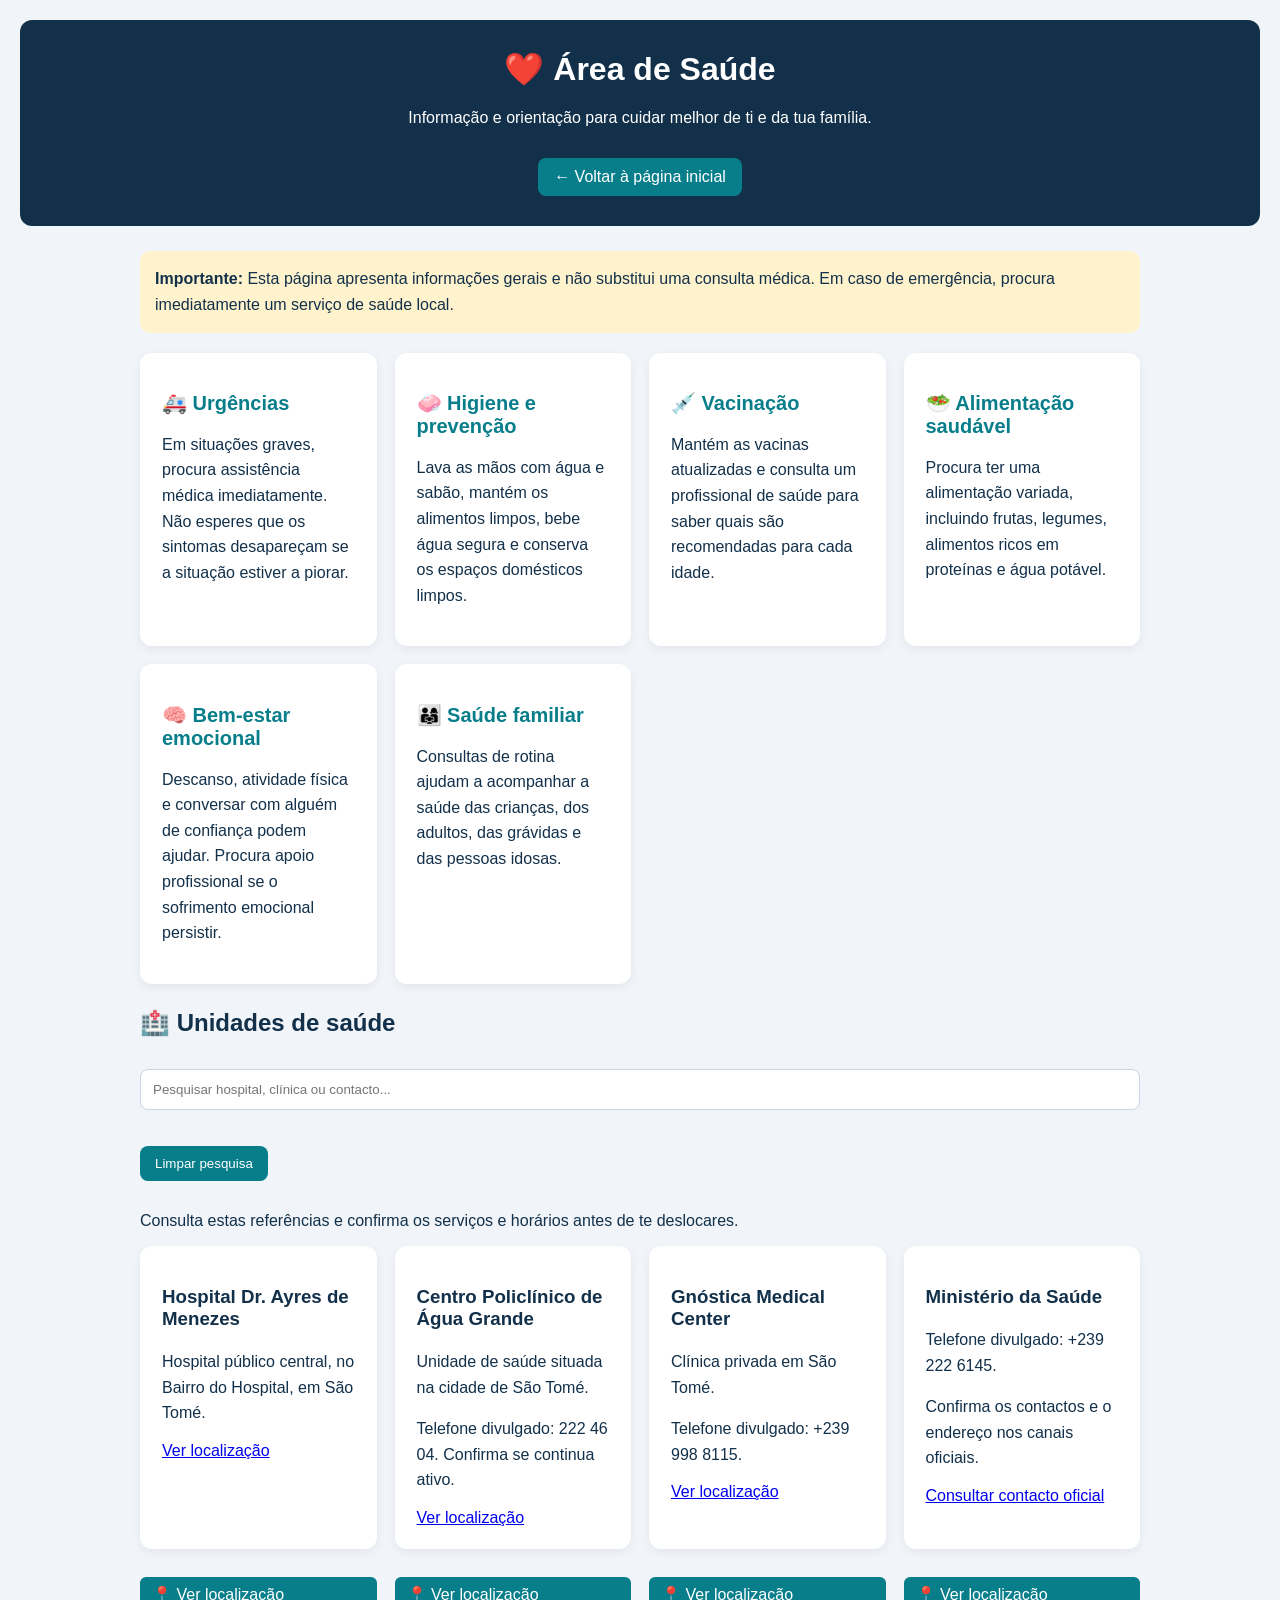
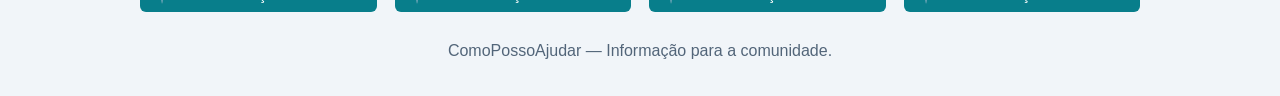
<file: src/saude.html>
<!DOCTYPE html>
<html lang="pt">
<head>
    <meta charset="UTF-8">
    <meta name="viewport" content="width=device-width, initial-scale=1.0">
    <title>Saúde | ComoPossoAjudar</title>

    <style>
        * {
            box-sizing: border-box;
        }

        body {
            margin: 0;
            padding: 20px;
            font-family: Arial, sans-serif;
            background: #f1f5f9;
            color: #12304a;
        }

        header {
            background: #12304a;
            color: white;
            text-align: center;
            padding: 30px 15px;
            border-radius: 12px;
        }

        header h1 {
            margin-top: 0;
        }

        .voltar {
            display: inline-block;
            margin-top: 15px;
            color: white;
            text-decoration: none;
            background: #087e8b;
            padding: 10px 16px;
            border-radius: 8px;
        }

        main {
            max-width: 1000px;
            margin: 25px auto;
        }

        .aviso {
            background: #fff3cd;
            padding: 15px;
            border-radius: 10px;
            margin-bottom: 20px;
            line-height: 1.6;
        }

        .cartoes {
            display: grid;
            grid-template-columns: repeat(auto-fit, minmax(220px, 1fr));
            gap: 18px;
        }

        .cartao {
            background: white;
            padding: 22px;
            border-radius: 12px;
            box-shadow: 0 3px 10px #00000010;
        }

        .cartao h2 {
            font-size: 20px;
            color: #087e8b;
        }

        .cartao p {
            line-height: 1.6;
        }

        footer {
            text-align: center;
            margin-top: 30px;
            color: #526579;
        }
    </style>
</head>

<body>

    <header>
        <h1>❤️ Área de Saúde</h1>
        <p>Informação e orientação para cuidar melhor de ti e da tua família.</p>

        <a class="voltar" href="../index.html">
            ← Voltar à página inicial
        </a>
    </header>

    <main>
        <div class="aviso">
            <strong>Importante:</strong>
            Esta página apresenta informações gerais e não substitui
            uma consulta médica. Em caso de emergência, procura
            imediatamente um serviço de saúde local.
        </div>

        <section class="cartoes">

            <article class="cartao">
                <h2>🚑 Urgências</h2>
                <p>
                    Em situações graves, procura assistência médica
                    imediatamente. Não esperes que os sintomas
                    desapareçam se a situação estiver a piorar.
                </p>
            </article>

            <article class="cartao">
                <h2>🧼 Higiene e prevenção</h2>
                <p>
                    Lava as mãos com água e sabão, mantém os alimentos
                    limpos, bebe água segura e conserva os espaços
                    domésticos limpos.
                </p>
            </article>

            <article class="cartao">
                <h2>💉 Vacinação</h2>
                <p>
                    Mantém as vacinas atualizadas e consulta um
                    profissional de saúde para saber quais são
                    recomendadas para cada idade.
                </p>
            </article>

            <article class="cartao">
                <h2>🥗 Alimentação saudável</h2>
                <p>
                    Procura ter uma alimentação variada, incluindo
                    frutas, legumes, alimentos ricos em proteínas
                    e água potável.
                </p>
            </article>

            <article class="cartao">
                <h2>🧠 Bem-estar emocional</h2>
                <p>
                    Descanso, atividade física e conversar com alguém
                    de confiança podem ajudar. Procura apoio profissional
                    se o sofrimento emocional persistir.
                </p>
            </article>

            <article class="cartao">
                <h2>👨‍👩‍👧 Saúde familiar</h2>
                <p>
                    Consultas de rotina ajudam a acompanhar a saúde
                    das crianças, dos adultos, das grávidas e
                    das pessoas idosas.
                </p>
            </article>

        </section>
        

<section style="margin-top: 25px;">
    <h2>🏥 Unidades de saúde</h2>

<input
    type="text"
    id="pesquisaSaude"
    placeholder="Pesquisar hospital, clínica ou contacto..."
    style="width: 100%; padding: 12px; margin: 12px 0 20px;
           border: 1px solid #cbd5e1; border-radius: 8px;"
>
<p id="mensagemPesquisa"></p>

<button
    type="button"
    id="limparPesquisa"
    style="padding: 10px 15px; margin-bottom: 15px;
           border: none; border-radius: 8px;
           background: #087e8b; color: white; cursor: pointer;"
>
    Limpar pesquisa
</button>

    <p>
        Consulta estas referências e confirma os serviços e horários
        antes de te deslocares.
    </p>

    <div class="cartoes">

        <article class="cartao">
            <h3>Hospital Dr. Ayres de Menezes</h3>
            <p>
                Hospital público central, no Bairro do Hospital,
                em São Tomé.
            </p>
            <a href="https://www.google.com/maps/search/?api=1&query=Hospital+Dr+Ayres+de+Menezes+Sao+Tome"
               target="_blank" rel="noopener noreferrer">
                Ver localização
            </a>
        </article>

        <article class="cartao">
            <h3>Centro Policlínico de Água Grande</h3>
            <p>Unidade de saúde situada na cidade de São Tomé.</p>
            <p>Telefone divulgado: 222 46 04. Confirma se continua ativo.</p>
            <a href="https://www.google.com/maps/search/?api=1&query=Centro+Policlinico+Agua+Grande+Sao+Tome"
               target="_blank" rel="noopener noreferrer">
                Ver localização
            </a>
        </article>

        <article class="cartao">
            <h3>Gnóstica Medical Center</h3>
            <p>Clínica privada em São Tomé.</p>
            <p>Telefone divulgado: +239 998 8115.</p>
            <a href="https://www.google.com/maps/search/?api=1&query=Gnostica+Medical+Center+Sao+Tome"
               target="_blank" rel="noopener noreferrer">
                Ver localização
            </a>
        </article>

        <article class="cartao">
            <h3>Ministério da Saúde</h3>
            <p>Telefone divulgado: +239 222 6145.</p>
            <p>Confirma os contactos e o endereço nos canais oficiais.</p>
            <a href="https://minsaude.st/contacto/"
               target="_blank" rel="noopener noreferrer">
                Consultar contacto oficial
            </a>
        </article>
<a href="https://www.google.com/maps/search/?api=1&query=Centro+Policlinico+de+Agua+Grande+Sao+Tome"
   target="_blank"
   rel="noopener noreferrer"
   style="display:inline-block; margin-top:10px; padding:8px 12px;
          background:#087e8b; color:white; border-radius:6px;
          text-decoration:none;">
    📍 Ver localização
</a>
<a href="https://www.google.com/maps/search/?api=1&query=Hospital+Dr+Ayres+de+Menezes+Sao+Tome"
   target="_blank"
   rel="noopener noreferrer"
   style="display:inline-block; margin-top:10px; padding:8px 12px;
          background:#087e8b; color:white; border-radius:6px;
          text-decoration:none;">
    📍 Ver localização
</a>
<a href="https://www.google.com/maps/search/?api=1&query=Gnostica+Medical+Center+Sao+Tome"
   target="_blank"
   rel="noopener noreferrer"
   style="display:inline-block; margin-top:10px; padding:8px 12px;
          background:#087e8b; color:white; border-radius:6px;
          text-decoration:none;">
    📍 Ver localização
</a>
<a href="https://www.google.com/maps/search/?api=1&query=Ministerio+da+Saude+Sao+Tome"
   target="_blank"
   rel="noopener noreferrer"
   style="display:inline-block; margin-top:10px; padding:8px 12px;
          background:#087e8b; color:white; border-radius:6px;
          text-decoration:none;">
    📍 Ver localização
</a>
    </div>
</section>

    </main>

    <footer>
        <p>ComoPossoAjudar — Informação para a comunidade.</p>
    </footer>

<script>
    const pesquisaSaude = document.getElementById("pesquisaSaude");
    const mensagemPesquisa = document.getElementById("mensagemPesquisa");

    const unidadesSaude = document.querySelectorAll(
        "section[style*='margin-top'] .cartoes .cartao"
    );

    pesquisaSaude.addEventListener("input", function () {
        const texto = pesquisaSaude.value
            .trim()
            .toLocaleLowerCase("pt");

        let encontrados = 0;

        unidadesSaude.forEach(function (unidade) {
            const corresponde = unidade.textContent
                .toLocaleLowerCase("pt")
                .includes(texto);

            unidade.hidden = !corresponde;

            if (corresponde) {
                encontrados++;
            }
        });

        mensagemPesquisa.textContent = texto === ""
            ? ""
            : encontrados + " unidade(s) encontrada(s).";
    });
    document.getElementById("limparPesquisa").addEventListener("click", function () {
    pesquisaSaude.value = "";
    mensagemPesquisa.textContent = "";

    unidadesSaude.forEach(function (unidade) {
        unidade.hidden = false;
    });
});
</script>

</body>
</html>
</file>
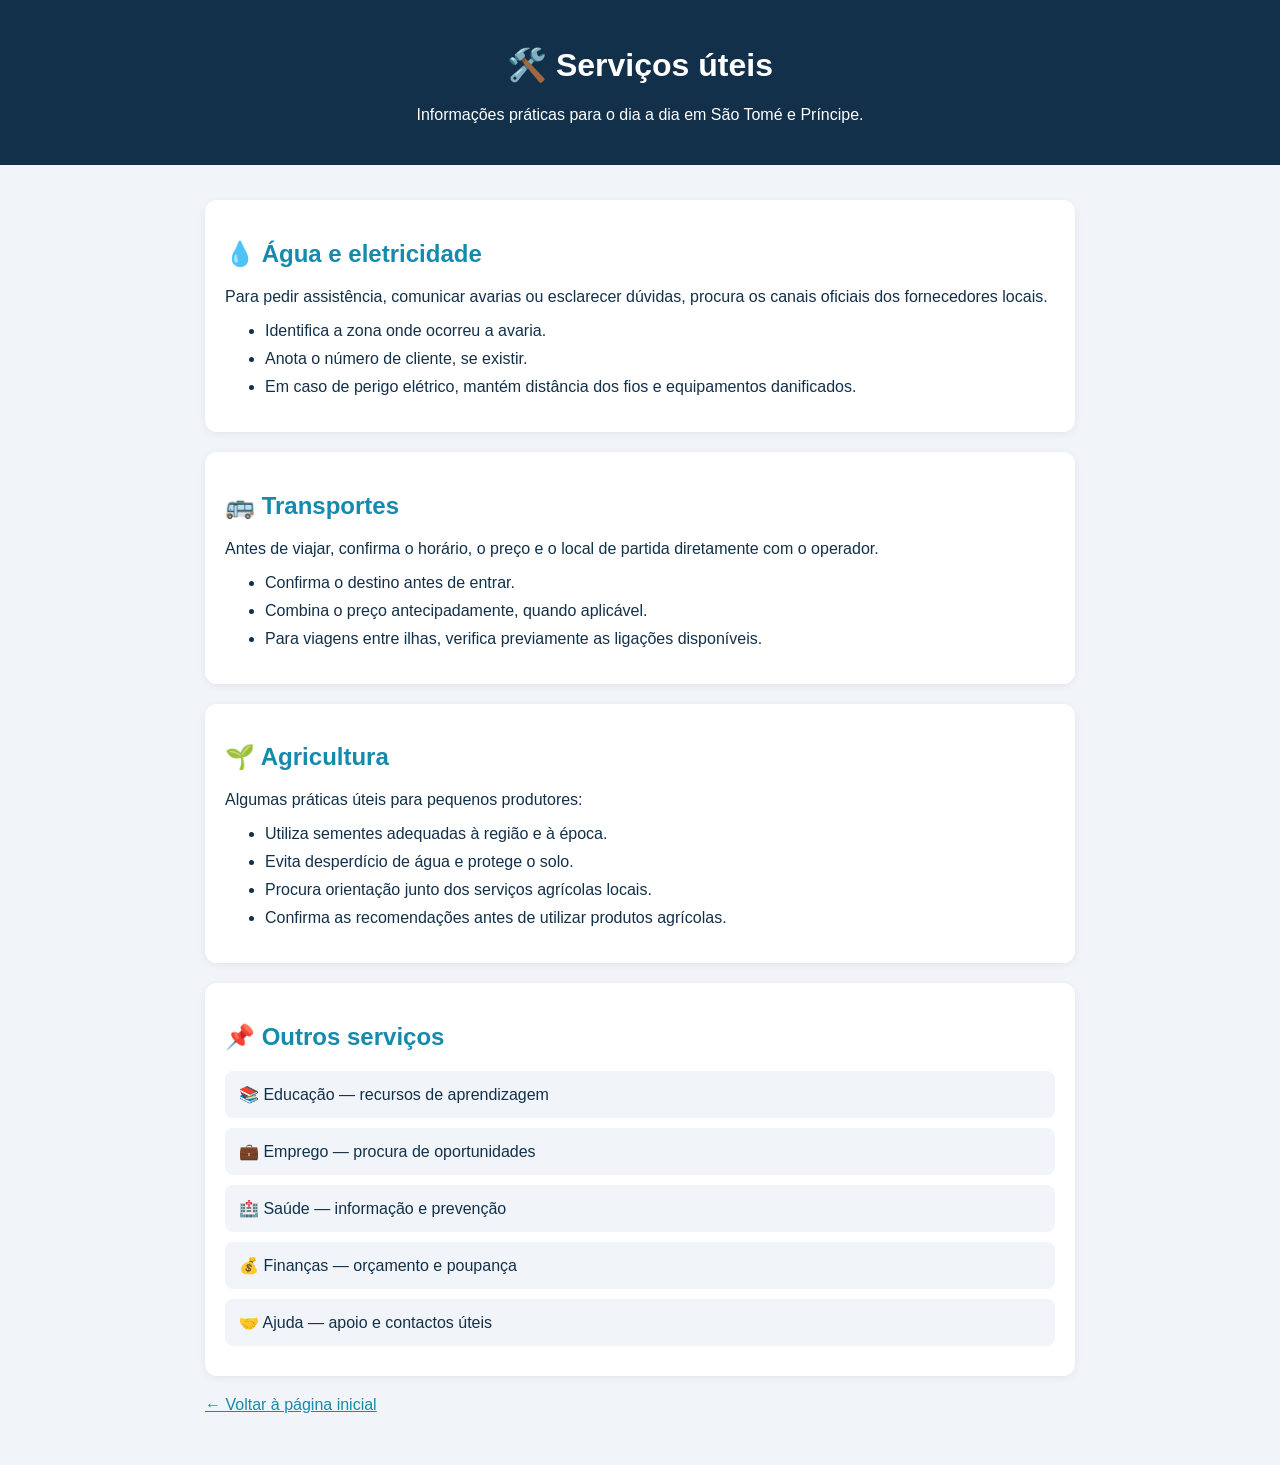
<file: src/servicos.html>
<!DOCTYPE html>
<html lang="pt">
<head>
    <meta charset="UTF-8">
    <meta name="viewport" content="width=device-width, initial-scale=1.0">
    <title>Serviços | ComoPossoAjudar</title>
    <link rel="icon" href="data:,">
    <style>
        * { box-sizing: border-box; }
        body {
            margin: 0;
            font-family: Arial, sans-serif;
            background: #f1f5f9;
            color: #12304a;
        }
        header {
            background: #12304a;
            color: white;
            text-align: center;
            padding: 25px 15px;
        }
        main {
            max-width: 900px;
            margin: 20px auto;
            padding: 15px;
        }
        section {
            background: white;
            padding: 20px;
            margin-bottom: 20px;
            border-radius: 12px;
            box-shadow: 0 2px 8px #00000010;
        }
        h2 { color: #168aad; }
        li { margin-bottom: 10px; }
        a { color: #168aad; }
        .cartao {
            display: block;
            padding: 14px;
            margin: 10px 0;
            background: #f1f5f9;
            border-radius: 8px;
            color: #12304a;
            text-decoration: none;
        }
        .cartao:hover { background: #e0f2fe; }
    </style>
</head>
<body>
    <header>
        <h1>🛠️ Serviços úteis</h1>
        <p>Informações práticas para o dia a dia em São Tomé e Príncipe.</p>
    </header>

    <main>
        <section>
            <h2>💧 Água e eletricidade</h2>
            <p>Para pedir assistência, comunicar avarias ou esclarecer dúvidas, procura os canais oficiais dos fornecedores locais.</p>
            <ul>
                <li>Identifica a zona onde ocorreu a avaria.</li>
                <li>Anota o número de cliente, se existir.</li>
                <li>Em caso de perigo elétrico, mantém distância dos fios e equipamentos danificados.</li>
            </ul>
        </section>

        <section>
            <h2>🚌 Transportes</h2>
            <p>Antes de viajar, confirma o horário, o preço e o local de partida diretamente com o operador.</p>
            <ul>
                <li>Confirma o destino antes de entrar.</li>
                <li>Combina o preço antecipadamente, quando aplicável.</li>
                <li>Para viagens entre ilhas, verifica previamente as ligações disponíveis.</li>
            </ul>
        </section>

        <section>
            <h2>🌱 Agricultura</h2>
            <p>Algumas práticas úteis para pequenos produtores:</p>
            <ul>
                <li>Utiliza sementes adequadas à região e à época.</li>
                <li>Evita desperdício de água e protege o solo.</li>
                <li>Procura orientação junto dos serviços agrícolas locais.</li>
                <li>Confirma as recomendações antes de utilizar produtos agrícolas.</li>
            </ul>
        </section>

        <section>
            <h2>📌 Outros serviços</h2>
            <a class="cartao" href="educacao.html">📚 Educação — recursos de aprendizagem</a>
            <a class="cartao" href="emprego.html">💼 Emprego — procura de oportunidades</a>
            <a class="cartao" href="saude.html">🏥 Saúde — informação e prevenção</a>
            <a class="cartao" href="financas.html">💰 Finanças — orçamento e poupança</a>
            <a class="cartao" href="ajuda.html">🤝 Ajuda — apoio e contactos úteis</a>
        </section>

        <p><a href="../index.html">← Voltar à página inicial</a></p>
    </main>
</body>
</html>
</file>
<file: src/style.css>
* {
    box-sizing: border-box;
}

body {
    margin: 0;
    font-family: Arial, sans-serif;
    background-color: #f1f5f9;
background-image:
    radial-gradient(circle at 15% 20%, rgba(22, 138, 173, 0.10) 0, transparent 30%),
    radial-gradient(circle at 85% 80%, rgba(18, 48, 74, 0.08) 0, transparent 35%),
    linear-gradient(135deg, #f1f5f9 0%, #e8f1f7 50%, #f8fafc 100%);
background-attachment: fixed;
    color: #12304a;
}

.cabecalho {
    background: #12304a;
    color: white;
    text-align: center;
    padding: 35px 15px;
}

.cabecalho h1 {
    margin-top: 0;
    font-size: clamp(25px, 5vw, 38px);
}

main {
    max-width: 900px;
    margin: 30px auto;
    padding: 0 18px;
}

label {
    display: block;
    margin-bottom: 10px;
    font-weight: bold;
}

input {
    width: 100%;
    padding: 14px;
    border: 1px solid #cbd5e1;
    border-radius: 10px;
    font-size: 16px;
}

.servicos {
    display: grid;
    grid-template-columns: repeat(
        auto-fit, minmax(140px, 1fr)
    );
    gap: 14px;
    margin-top: 22px;
}

.servico {
    display: flex;
    flex-direction: column;
    align-items: center;
    gap: 12px;
    padding: 24px 10px;
    border: 1px solid #e2e8f0;
    border-radius: 14px;
    background: white;
    color: #12304a;
    font-size: 25px;
    cursor: pointer;
}

.servico span {
    font-size: 16px;
    font-weight: bold;
}

.servico:hover {
    border-color: #168aad;
    transform: translateY(-2px);
}

#mensagem {
    padding: 15px 0;
}

footer {
    text-align: center;
    padding: 20px;
    color: #526477;
}

/* Garantir que os cartões em formato de link mantêm o estilo */
a.servico {
    text-decoration: none;
    font-family: inherit;
}

/* Manter o efeito ao passar o rato */
a.servico:hover {
    border-color: #168aad;
    transform: translateY(-2px);
}

/* Indicar visualmente quando o cartão recebe foco pelo teclado */
.servico:focus-visible {
    outline: 3px solid #168aad;
    outline-offset: 3px;
}

/* Esconder cartões que não correspondem à pesquisa */
.servico[hidden] {
    display: none;
}
</file>
